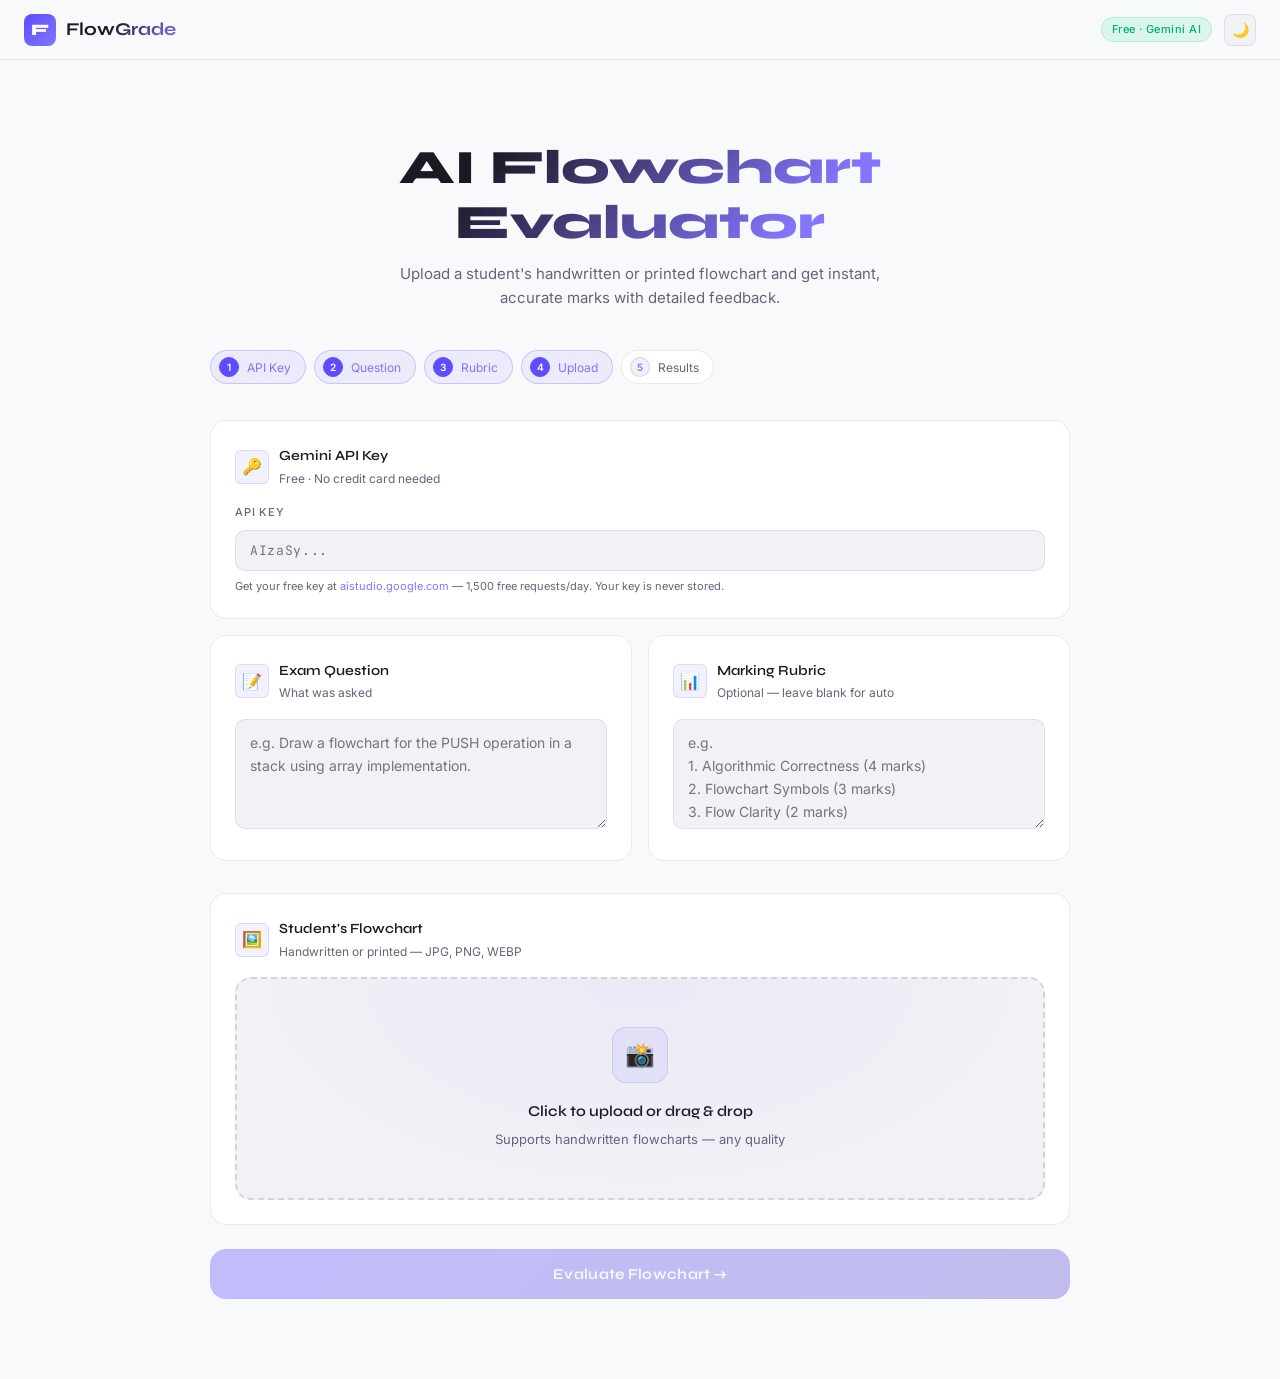
<file: index.html>
<!DOCTYPE html>
<html lang="en">

<head>
  <meta charset="UTF-8" />
  <meta name="viewport" content="width=device-width, initial-scale=1.0" />
  <title>FlowGrade — AI Flowchart Evaluator</title>
  <link
    href="https://fonts.googleapis.com/css2?family=Syne:wght@400;500;600;700;800&family=Inter:wght@300;400;500&family=JetBrains+Mono:wght@400;500&display=swap"
    rel="stylesheet" />
  <style>
    :root {
      --bg: #0A0A0F;
      --surface: #111118;
      --surface2: #18181F;
      --border: rgba(255, 255, 255, 0.07);
      --border2: rgba(255, 255, 255, 0.12);
      --text: #F0EEF8;
      --muted: #7A78A0;
      --accent: #7C6FFF;
      --accent2: #A599FF;
      --accent-glow: rgba(124, 111, 255, 0.15);
      --green: #00D97E;
      --green-bg: rgba(0, 217, 126, 0.08);
      --amber: #FFB830;
      --amber-bg: rgba(255, 184, 48, 0.08);
      --red: #FF5A5A;
      --red-bg: rgba(255, 90, 90, 0.08);
      --blue: #3DA9FF;
      --radius: 16px;
      --radius-sm: 10px;
      --radius-xs: 6px;
      --text-grad-start: #FFFFFF;
      --header-bg: rgba(10, 10, 15, 0.88);
    }

    body.light-mode {
      --bg: #F8F9FB;
      --surface: #FFFFFF;
      --surface2: #F0F2F6;
      --border: rgba(0, 0, 0, 0.08);
      --border2: rgba(0, 0, 0, 0.12);
      --text: #1A1A24;
      --muted: #64647C;
      --accent: #5C4DFF;
      --accent2: #8475FF;
      --accent-glow: rgba(92, 77, 255, 0.08);
      --green: #00B16A;
      --green-bg: rgba(0, 217, 126, 0.12);
      --amber: #D6910E;
      --amber-bg: rgba(255, 184, 48, 0.15);
      --red: #D94040;
      --red-bg: rgba(255, 90, 90, 0.12);
      --blue: #238DE2;
      --text-grad-start: #1A1A24;
      --header-bg: rgba(248, 249, 251, 0.88);
    }

    .theme-toggle {
      background: var(--surface2);
      border: 1px solid var(--border);
      color: var(--text);
      width: 32px;
      height: 32px;
      border-radius: 8px;
      display: flex;
      align-items: center;
      justify-content: center;
      cursor: pointer;
      font-size: 14px;
      transition: all 0.2s;
    }
    .theme-toggle:hover {
      border-color: var(--border2);
      background: var(--surface);
    }

    *,
    *::before,
    *::after {
      box-sizing: border-box;
      margin: 0;
      padding: 0;
    }

    html {
      scroll-behavior: smooth;
    }

    body {
      font-family: 'Inter', sans-serif;
      background: var(--bg);
      color: var(--text);
      min-height: 100vh;
      line-height: 1.6;
      -webkit-font-smoothing: antialiased;
    }

    header {
      position: sticky;
      top: 0;
      z-index: 100;
      background: var(--header-bg);
      backdrop-filter: blur(20px);
      -webkit-backdrop-filter: blur(20px);
      border-bottom: 1px solid var(--border);
      padding: 0 1.5rem;
      height: 60px;
      display: flex;
      align-items: center;
      gap: 12px;
    }

    .logo {
      display: flex;
      align-items: center;
      gap: 10px;
      text-decoration: none;
    }

    .logo-icon {
      width: 32px;
      height: 32px;
      background: linear-gradient(135deg, var(--accent), var(--accent2));
      border-radius: 8px;
      display: flex;
      align-items: center;
      justify-content: center;
      font-family: 'Syne', sans-serif;
      font-weight: 800;
      font-size: 16px;
      color: white;
      flex-shrink: 0;
    }

    .logo-text {
      font-family: 'Syne', sans-serif;
      font-weight: 700;
      font-size: 18px;
      background: linear-gradient(135deg, var(--text-grad-start) 40%, var(--accent2));
      -webkit-background-clip: text;
      -webkit-text-fill-color: transparent;
      background-clip: text;
    }

    .header-badge {
      margin-left: auto;
      font-size: 11px;
      font-weight: 500;
      color: var(--green);
      background: var(--green-bg);
      border: 1px solid rgba(0, 217, 126, 0.2);
      padding: 3px 10px;
      border-radius: 20px;
      letter-spacing: 0.04em;
    }

    .page {
      max-width: 900px;
      margin: 0 auto;
      padding: 2rem 1.25rem 5rem;
    }

    .hero {
      text-align: center;
      padding: 3rem 1rem 2.5rem;
      animation: fadeUp 0.6s ease both;
    }

    .hero h1 {
      font-family: 'Syne', sans-serif;
      font-size: clamp(2rem, 5vw, 3rem);
      font-weight: 800;
      line-height: 1.15;
      margin-bottom: 0.75rem;
      background: linear-gradient(135deg, var(--text-grad-start) 30%, var(--accent2) 70%);
      -webkit-background-clip: text;
      -webkit-text-fill-color: transparent;
      background-clip: text;
    }

    .hero p {
      font-size: 15px;
      color: var(--muted);
      max-width: 480px;
      margin: 0 auto;
    }

    .steps {
      display: flex;
      gap: 8px;
      margin-bottom: 2rem;
      overflow-x: auto;
      padding-bottom: 4px;
      scrollbar-width: none;
    }

    .steps::-webkit-scrollbar {
      display: none;
    }

    .step-pill {
      display: flex;
      align-items: center;
      gap: 8px;
      padding: 6px 14px 6px 8px;
      border-radius: 20px;
      border: 1px solid var(--border);
      background: var(--surface);
      white-space: nowrap;
      font-size: 12px;
      color: var(--muted);
      flex-shrink: 0;
    }

    .step-num {
      width: 20px;
      height: 20px;
      border-radius: 50%;
      background: var(--surface2);
      border: 1px solid var(--border2);
      display: flex;
      align-items: center;
      justify-content: center;
      font-size: 10px;
      font-weight: 600;
      color: var(--accent2);
    }

    .step-pill.active {
      border-color: rgba(124, 111, 255, 0.3);
      background: var(--accent-glow);
      color: var(--accent2);
    }

    .step-pill.active .step-num {
      background: var(--accent);
      border-color: var(--accent);
      color: white;
    }

    .card {
      background: var(--surface);
      border: 1px solid var(--border);
      border-radius: var(--radius);
      padding: 1.5rem;
      margin-bottom: 1rem;
      transition: border-color 0.2s;
      animation: fadeUp 0.5s ease both;
    }

    .card:hover {
      border-color: var(--border2);
    }

    .card-header {
      display: flex;
      align-items: center;
      gap: 10px;
      margin-bottom: 1rem;
    }

    .card-icon {
      width: 34px;
      height: 34px;
      border-radius: var(--radius-xs);
      background: var(--accent-glow);
      border: 1px solid rgba(124, 111, 255, 0.2);
      display: flex;
      align-items: center;
      justify-content: center;
      font-size: 16px;
      flex-shrink: 0;
    }

    .card-title {
      font-family: 'Syne', sans-serif;
      font-size: 14px;
      font-weight: 600;
      color: var(--text);
    }

    .card-sub {
      font-size: 12px;
      color: var(--muted);
      margin-top: 1px;
    }

    .two-col {
      display: grid;
      grid-template-columns: 1fr 1fr;
      gap: 1rem;
      margin-bottom: 1rem;
    }

    @media(max-width:640px) {
      .two-col {
        grid-template-columns: 1fr;
      }
    }

    label.field-label {
      display: block;
      font-size: 11px;
      font-weight: 500;
      letter-spacing: 0.07em;
      text-transform: uppercase;
      color: var(--muted);
      margin-bottom: 8px;
    }

    input[type=password],
    textarea {
      width: 100%;
      background: var(--surface2);
      border: 1px solid var(--border);
      border-radius: var(--radius-sm);
      padding: 11px 14px;
      font-size: 14px;
      font-family: 'Inter', sans-serif;
      color: var(--text);
      outline: none;
      transition: border-color 0.2s, box-shadow 0.2s;
      -webkit-appearance: none;
    }

    input[type=password] {
      font-family: 'JetBrains Mono', monospace;
      font-size: 13px;
      letter-spacing: 0.05em;
    }

    input:focus,
    textarea:focus {
      border-color: rgba(124, 111, 255, 0.5);
      box-shadow: 0 0 0 3px rgba(124, 111, 255, 0.1);
    }

    textarea {
      resize: vertical;
      min-height: 110px;
      line-height: 1.65;
    }

    .field-hint {
      font-size: 11px;
      color: var(--muted);
      margin-top: 7px;
      line-height: 1.5;
    }

    .field-hint a {
      color: var(--accent2);
      text-decoration: none;
    }

    .field-hint a:hover {
      text-decoration: underline;
    }

    .upload-zone {
      border: 2px dashed var(--border2);
      border-radius: var(--radius);
      padding: 3rem 1.5rem;
      text-align: center;
      cursor: pointer;
      transition: all 0.2s;
      background: var(--surface2);
      position: relative;
      overflow: hidden;
    }

    .upload-zone::before {
      content: '';
      position: absolute;
      inset: 0;
      background: radial-gradient(ellipse at 50% 0%, rgba(124, 111, 255, 0.06) 0%, transparent 70%);
      pointer-events: none;
    }

    .upload-zone:hover,
    .upload-zone.drag {
      border-color: rgba(124, 111, 255, 0.4);
      background: rgba(124, 111, 255, 0.05);
    }

    .upload-zone.has-img {
      padding: 0;
      border-style: solid;
      border-color: var(--border2);
    }

    .upload-zone img {
      width: 100%;
      max-height: 320px;
      object-fit: contain;
      display: block;
      border-radius: calc(var(--radius) - 2px);
    }

    .upload-icon-big {
      width: 56px;
      height: 56px;
      border-radius: 14px;
      background: var(--accent-glow);
      border: 1px solid rgba(124, 111, 255, 0.2);
      display: flex;
      align-items: center;
      justify-content: center;
      font-size: 24px;
      margin: 0 auto 16px;
    }

    .upload-title {
      font-family: 'Syne', sans-serif;
      font-size: 15px;
      font-weight: 600;
      margin-bottom: 6px;
    }

    .upload-sub {
      font-size: 13px;
      color: var(--muted);
    }

    input[type=file] {
      display: none;
    }

    .btn-remove {
      display: none;
      margin-top: 10px;
      background: transparent;
      border: 1px solid var(--border2);
      border-radius: var(--radius-xs);
      padding: 6px 14px;
      font-size: 12px;
      color: var(--muted);
      cursor: pointer;
      font-family: 'Inter', sans-serif;
      transition: all 0.15s;
    }

    .btn-remove:hover {
      color: var(--red);
      border-color: rgba(255, 90, 90, 0.3);
    }

    .btn-evaluate {
      width: 100%;
      background: linear-gradient(135deg, var(--accent), #5A4FD4);
      color: white;
      border: none;
      border-radius: var(--radius);
      padding: 16px;
      font-size: 15px;
      font-weight: 600;
      font-family: 'Syne', sans-serif;
      cursor: pointer;
      transition: all 0.2s;
      letter-spacing: 0.02em;
      position: relative;
      overflow: hidden;
      margin-top: 0.5rem;
    }

    .btn-evaluate::after {
      content: '';
      position: absolute;
      inset: 0;
      background: linear-gradient(135deg, rgba(255, 255, 255, 0.1), transparent);
      opacity: 0;
      transition: opacity 0.2s;
    }

    .btn-evaluate:hover:not(:disabled)::after {
      opacity: 1;
    }

    .btn-evaluate:hover:not(:disabled) {
      transform: translateY(-1px);
      box-shadow: 0 8px 24px rgba(124, 111, 255, 0.35);
    }

    .btn-evaluate:active:not(:disabled) {
      transform: translateY(0);
    }

    .btn-evaluate:disabled {
      opacity: 0.35;
      cursor: not-allowed;
      transform: none;
      box-shadow: none;
    }

    .loader {
      text-align: center;
      padding: 4rem 2rem;
      animation: fadeUp 0.3s ease;
    }

    .loader-ring {
      width: 48px;
      height: 48px;
      border: 3px solid var(--border2);
      border-top-color: var(--accent);
      border-radius: 50%;
      animation: spin 0.9s linear infinite;
      margin: 0 auto 16px;
    }

    .loader-text {
      font-size: 14px;
      color: var(--muted);
    }

    .loader-sub {
      font-size: 12px;
      color: rgba(122, 120, 160, 0.6);
      margin-top: 4px;
    }

    @keyframes spin {
      to {
        transform: rotate(360deg);
      }
    }

    .result-wrap {
      animation: fadeUp 0.5s ease;
      margin-top: 1.5rem;
    }

    .result-hero {
      background: linear-gradient(135deg, rgba(124, 111, 255, 0.12), rgba(90, 79, 212, 0.06));
      border: 1px solid rgba(124, 111, 255, 0.2);
      border-radius: var(--radius);
      padding: 2rem;
      margin-bottom: 1rem;
      display: flex;
      align-items: center;
      gap: 2rem;
      flex-wrap: wrap;
    }

    .score-circle {
      position: relative;
      width: 100px;
      height: 100px;
      flex-shrink: 0;
    }

    .score-circle svg {
      transform: rotate(-90deg);
    }

    .score-circle-text {
      position: absolute;
      inset: 0;
      display: flex;
      flex-direction: column;
      align-items: center;
      justify-content: center;
    }

    .score-big {
      font-family: 'Syne', sans-serif;
      font-size: 22px;
      font-weight: 800;
      color: var(--text);
      line-height: 1;
    }

    .score-denom {
      font-size: 11px;
      color: var(--muted);
      margin-top: 2px;
    }

    .result-hero-info {
      flex: 1;
      min-width: 160px;
    }

    .grade-label {
      font-family: 'Syne', sans-serif;
      font-size: 24px;
      font-weight: 700;
      margin-bottom: 6px;
    }

    .grade-A {
      color: var(--green);
    }

    .grade-B {
      color: var(--blue);
    }

    .grade-C {
      color: var(--amber);
    }

    .grade-D {
      color: var(--red);
    }

    .pct-label {
      font-size: 13px;
      color: var(--muted);
    }

    .categories {
      display: flex;
      flex-direction: column;
      gap: 10px;
      margin-bottom: 1rem;
    }

    .cat-card {
      background: var(--surface);
      border: 1px solid var(--border);
      border-radius: var(--radius-sm);
      padding: 1.1rem 1.25rem;
      transition: border-color 0.2s;
    }

    .cat-card:hover {
      border-color: var(--border2);
    }

    .cat-top {
      display: flex;
      align-items: flex-start;
      justify-content: space-between;
      gap: 12px;
      margin-bottom: 10px;
    }

    .cat-name {
      font-family: 'Syne', sans-serif;
      font-size: 14px;
      font-weight: 600;
    }

    .cat-score {
      font-family: 'JetBrains Mono', monospace;
      font-size: 13px;
      font-weight: 500;
      padding: 3px 10px;
      border-radius: 20px;
      white-space: nowrap;
      flex-shrink: 0;
    }

    .cat-score.full {
      background: var(--green-bg);
      color: var(--green);
      border: 1px solid rgba(0, 217, 126, 0.2);
    }

    .cat-score.good {
      background: rgba(61, 169, 255, 0.08);
      color: var(--blue);
      border: 1px solid rgba(61, 169, 255, 0.2);
    }

    .cat-score.avg {
      background: var(--amber-bg);
      color: var(--amber);
      border: 1px solid rgba(255, 184, 48, 0.2);
    }

    .cat-score.low {
      background: var(--red-bg);
      color: var(--red);
      border: 1px solid rgba(255, 90, 90, 0.2);
    }

    .cat-comment {
      font-size: 13px;
      color: var(--muted);
      line-height: 1.6;
      margin-bottom: 10px;
    }

    .bar-track {
      height: 5px;
      background: var(--surface2);
      border-radius: 3px;
      overflow: hidden;
    }

    .bar-fill {
      height: 5px;
      border-radius: 3px;
      transition: width 1s cubic-bezier(0.4, 0, 0.2, 1);
      width: 0;
    }

    .bar-fill.full {
      background: var(--green);
    }

    .bar-fill.good {
      background: var(--blue);
    }

    .bar-fill.avg {
      background: var(--amber);
    }

    .bar-fill.low {
      background: var(--red);
    }

    .feedback-grid {
      display: grid;
      grid-template-columns: 1fr 1fr;
      gap: 1rem;
    }

    @media(max-width:580px) {
      .feedback-grid {
        grid-template-columns: 1fr;
      }
    }

    .fb-card {
      background: var(--surface);
      border: 1px solid var(--border);
      border-radius: var(--radius-sm);
      padding: 1.25rem;
    }

    .fb-card-label {
      font-size: 10px;
      font-weight: 600;
      letter-spacing: 0.09em;
      text-transform: uppercase;
      margin-bottom: 8px;
      display: flex;
      align-items: center;
      gap: 6px;
    }

    .fb-dot {
      width: 6px;
      height: 6px;
      border-radius: 50%;
      flex-shrink: 0;
    }

    .fb-card-text {
      font-size: 13px;
      color: var(--muted);
      line-height: 1.7;
    }

    .fb-card.overall {
      border-color: rgba(124, 111, 255, 0.15);
    }

    .fb-card.overall .fb-card-label {
      color: var(--accent2);
    }

    .fb-card.overall .fb-dot {
      background: var(--accent);
    }

    .fb-card.improve {
      border-color: rgba(255, 184, 48, 0.15);
    }

    .fb-card.improve .fb-card-label {
      color: var(--amber);
    }

    .fb-card.improve .fb-dot {
      background: var(--amber);
    }

    .error-box {
      background: var(--red-bg);
      border: 1px solid rgba(255, 90, 90, 0.2);
      border-radius: var(--radius-sm);
      padding: 1rem 1.25rem;
      font-size: 13px;
      color: var(--red);
      margin-top: 1rem;
      line-height: 1.6;
    }

    @keyframes fadeUp {
      from {
        opacity: 0;
        transform: translateY(16px);
      }

      to {
        opacity: 1;
        transform: translateY(0);
      }
    }

    .card:nth-child(1) {
      animation-delay: 0.05s;
    }

    .card:nth-child(2) {
      animation-delay: 0.1s;
    }

    .card:nth-child(3) {
      animation-delay: 0.15s;
    }

    ::-webkit-scrollbar {
      width: 6px;
    }

    ::-webkit-scrollbar-track {
      background: var(--bg);
    }

    ::-webkit-scrollbar-thumb {
      background: var(--border2);
      border-radius: 3px;
    }

    @media(max-width:480px) {
      header {
        padding: 0 1rem;
      }

      .page {
        padding: 1.25rem 1rem 4rem;
      }

      .hero {
        padding: 2rem 0 1.5rem;
      }

      .card {
        padding: 1.1rem;
      }

      .result-hero {
        padding: 1.25rem;
        gap: 1.25rem;
      }

      .score-circle {
        width: 80px;
        height: 80px;
      }

      .score-big {
        font-size: 18px;
      }

      .grade-label {
        font-size: 20px;
      }
    }
  </style>
</head>

<body>

  <header>
    <a class="logo" href="#">
      <div class="logo-icon">F</div>
      <span class="logo-text">FlowGrade</span>
    </a>
    <div class="header-badge">Free · Gemini AI</div>
    <button class="theme-toggle" id="themeToggle" onclick="toggleTheme()" title="Toggle Theme">☀️</button>
  </header>

  <div class="page">

    <div class="hero">
      <h1>AI Flowchart Evaluator</h1>
      <p>Upload a student's handwritten or printed flowchart and get instant, accurate marks with detailed feedback.</p>
    </div>

    <div class="steps">
      <div class="step-pill active">
        <div class="step-num">1</div> API Key
      </div>
      <div class="step-pill active">
        <div class="step-num">2</div> Question
      </div>
      <div class="step-pill active">
        <div class="step-num">3</div> Rubric
      </div>
      <div class="step-pill active">
        <div class="step-num">4</div> Upload
      </div>
      <div class="step-pill">
        <div class="step-num">5</div> Results
      </div>
    </div>

    <div class="card">
      <div class="card-header">
        <div class="card-icon">🔑</div>
        <div>
          <div class="card-title">Gemini API Key</div>
          <div class="card-sub">Free · No credit card needed</div>
        </div>
      </div>
      <label class="field-label">API Key</label>
      <input type="password" id="apiKey" placeholder="AIzaSy..." oninput="checkReady()" autocomplete="off" />
      <div class="field-hint">
        Get your free key at <a href="https://aistudio.google.com" target="_blank">aistudio.google.com</a> — 1,500 free
        requests/day. Your key is never stored.
      </div>
    </div>

    <div class="two-col">
      <div class="card">
        <div class="card-header">
          <div class="card-icon">📝</div>
          <div>
            <div class="card-title">Exam Question</div>
            <div class="card-sub">What was asked</div>
          </div>
        </div>
        <textarea id="question"
          placeholder="e.g. Draw a flowchart for the PUSH operation in a stack using array implementation."
          oninput="checkReady()"></textarea>
      </div>

      <div class="card">
        <div class="card-header">
          <div class="card-icon">📊</div>
          <div>
            <div class="card-title">Marking Rubric</div>
            <div class="card-sub">Optional — leave blank for auto</div>
          </div>
        </div>
        <textarea id="rubric"
          placeholder="e.g.&#10;1. Algorithmic Correctness (4 marks)&#10;2. Flowchart Symbols (3 marks)&#10;3. Flow Clarity (2 marks)&#10;4. Presentation (1 mark)"></textarea>
      </div>
    </div>

    <div class="card">
      <div class="card-header">
        <div class="card-icon">🖼️</div>
        <div>
          <div class="card-title">Student's Flowchart</div>
          <div class="card-sub">Handwritten or printed — JPG, PNG, WEBP</div>
        </div>
      </div>
      <div class="upload-zone" id="dropZone" onclick="document.getElementById('fileInput').click()">
        <div id="uploadPlaceholder">
          <div class="upload-icon-big">📸</div>
          <div class="upload-title">Click to upload or drag & drop</div>
          <div class="upload-sub">Supports handwritten flowcharts — any quality</div>
        </div>
        <img id="preview" style="display:none;" alt="Flowchart preview" />
      </div>
      <input type="file" id="fileInput" accept="image/*" onchange="handleFile(event)" />
      <button class="btn-remove" id="removeBtn" onclick="clearImg()">✕ Remove image</button>
    </div>

    <button class="btn-evaluate" id="evalBtn" onclick="runEvaluation()" disabled>Evaluate Flowchart →</button>

    <div id="output"></div>

  </div>

  <script>
    function toggleTheme() {
      document.body.classList.toggle('light-mode');
      const isLight = document.body.classList.contains('light-mode');
      localStorage.setItem('theme', isLight ? 'light' : 'dark');
      document.getElementById('themeToggle').textContent = isLight ? '🌙' : '☀️';
    }

    if (localStorage.getItem('theme') === 'light' || (!localStorage.getItem('theme') && window.matchMedia('(prefers-color-scheme: light)').matches)) {
      document.body.classList.add('light-mode');
    }
    window.addEventListener('DOMContentLoaded', () => {
      if (document.body.classList.contains('light-mode')) {
        document.getElementById('themeToggle').textContent = '🌙';
      }
    });

    let imgBase64 = null, imgMime = 'image/jpeg';

    const dropZone = document.getElementById('dropZone');
    dropZone.addEventListener('dragover', e => { e.preventDefault(); dropZone.classList.add('drag'); });
    dropZone.addEventListener('dragleave', () => dropZone.classList.remove('drag'));
    dropZone.addEventListener('drop', e => {
      e.preventDefault(); dropZone.classList.remove('drag');
      if (e.dataTransfer.files[0]) processFile(e.dataTransfer.files[0]);
    });

    function handleFile(e) { if (e.target.files[0]) processFile(e.target.files[0]); }

    function processFile(file) {
      imgMime = file.type || 'image/jpeg';
      const reader = new FileReader();
      reader.onload = e => {
        imgBase64 = e.target.result.split(',')[1];
        document.getElementById('preview').src = e.target.result;
        document.getElementById('preview').style.display = 'block';
        document.getElementById('uploadPlaceholder').style.display = 'none';
        dropZone.classList.add('has-img');
        document.getElementById('removeBtn').style.display = 'inline-block';
        checkReady();
      };
      reader.readAsDataURL(file);
    }

    function clearImg() {
      imgBase64 = null;
      document.getElementById('preview').style.display = 'none';
      document.getElementById('uploadPlaceholder').style.display = 'block';
      dropZone.classList.remove('has-img');
      document.getElementById('removeBtn').style.display = 'none';
      document.getElementById('fileInput').value = '';
      checkReady();
    }

    function checkReady() {
      const ok = document.getElementById('apiKey').value.trim().length > 10
        && document.getElementById('question').value.trim().length > 5
        && imgBase64 !== null;
      document.getElementById('evalBtn').disabled = !ok;
    }

    async function runEvaluation() {
      const btn = document.getElementById('evalBtn');
      const out = document.getElementById('output');
      btn.disabled = true;
      btn.textContent = 'Analyzing…';
      out.innerHTML = `
    <div class="loader">
      <div class="loader-ring"></div>
      <div class="loader-text">AI is reading the flowchart…</div>
      <div class="loader-sub">Analyzing shapes, arrows and logic</div>
    </div>`;

      try {
        const res = await fetch('/evaluate', {
          method: 'POST',
          headers: { 'Content-Type': 'application/json' },
          body: JSON.stringify({
            api_key: document.getElementById('apiKey').value.trim(),
            question: document.getElementById('question').value.trim(),
            rubric: document.getElementById('rubric').value.trim(),
            image_base64: imgBase64,
            image_mime: imgMime
          })
        });

        const data = await res.json();
        if (!res.ok) throw new Error(data.error || 'Unknown error');
        renderResult(data);
        setTimeout(() => document.getElementById('output').scrollIntoView({ behavior: 'smooth', block: 'start' }), 100);
      } catch (err) {
        out.innerHTML = `<div class="error-box"><strong>Error:</strong> ${err.message}</div>`;
      } finally {
        btn.disabled = false;
        btn.textContent = 'Evaluate Flowchart →';
        checkReady();
      }
    }

    function colorClass(scored, max) {
      const p = max > 0 ? scored / max : 0;
      return p >= 0.9 ? 'full' : p >= 0.7 ? 'good' : p >= 0.5 ? 'avg' : 'low';
    }

    function renderResult(r) {
      const pct = r.total_max > 0 ? r.total_scored / r.total_max : 0;
      const pctRound = Math.round(pct * 100);
      const gradeClass = pct >= 0.9 ? 'grade-A' : pct >= 0.75 ? 'grade-B' : pct >= 0.6 ? 'grade-C' : 'grade-D';
      const gradeLabel = pct >= 0.9 ? 'Excellent' : pct >= 0.75 ? 'Good' : pct >= 0.6 ? 'Satisfactory' : 'Needs Work';
      const accentColor = pct >= 0.9 ? '#00D97E' : pct >= 0.75 ? '#3DA9FF' : pct >= 0.6 ? '#FFB830' : '#FF5A5A';

      const R = 38, C = 50, circum = 2 * Math.PI * R;
      const dash = circum * pct;

      const cats = r.categories.map(c => {
        const cc = colorClass(c.scored, c.max);
        const cp = c.max > 0 ? Math.round((c.scored / c.max) * 100) : 0;
        return `<div class="cat-card">
      <div class="cat-top">
        <div class="cat-name">${c.name}</div>
        <div class="cat-score ${cc}">${c.scored} / ${c.max}</div>
      </div>
      <div class="cat-comment">${c.comment}</div>
      <div class="bar-track"><div class="bar-fill ${cc}" data-width="${cp}"></div></div>
    </div>`;
      }).join('');

      document.getElementById('output').innerHTML = `
    <div class="result-wrap">
      <div class="result-hero">
        <div class="score-circle">
          <svg width="100" height="100" viewBox="0 0 100 100">
            <circle cx="${C}" cy="${C}" r="${R}" fill="none" stroke="var(--border2)" stroke-width="7"/>
            <circle cx="${C}" cy="${C}" r="${R}" fill="none" stroke="${accentColor}" stroke-width="7"
              stroke-linecap="round" stroke-dasharray="${dash} ${circum}"
              style="transition:stroke-dasharray 1s cubic-bezier(0.4,0,0.2,1)"/>
          </svg>
          <div class="score-circle-text">
            <div class="score-big">${r.total_scored}</div>
            <div class="score-denom">/ ${r.total_max}</div>
          </div>
        </div>
        <div class="result-hero-info">
          <div class="grade-label ${gradeClass}">${gradeLabel}</div>
          <div class="pct-label">${pctRound}% score achieved</div>
        </div>
      </div>

      <div class="categories">${cats}</div>

      <div class="feedback-grid">
        <div class="fb-card overall">
          <div class="fb-card-label"><div class="fb-dot"></div> Overall Assessment</div>
          <div class="fb-card-text">${r.overall_feedback}</div>
        </div>
        <div class="fb-card improve">
          <div class="fb-card-label"><div class="fb-dot"></div> How to Improve</div>
          <div class="fb-card-text">${r.improvements}</div>
        </div>
      </div>
    </div>`;

      setTimeout(() => {
        document.querySelectorAll('.bar-fill[data-width]').forEach(b => {
          b.style.width = b.dataset.width + '%';
        });
      }, 150);
    }
  </script>
</body>

</html>
</file>
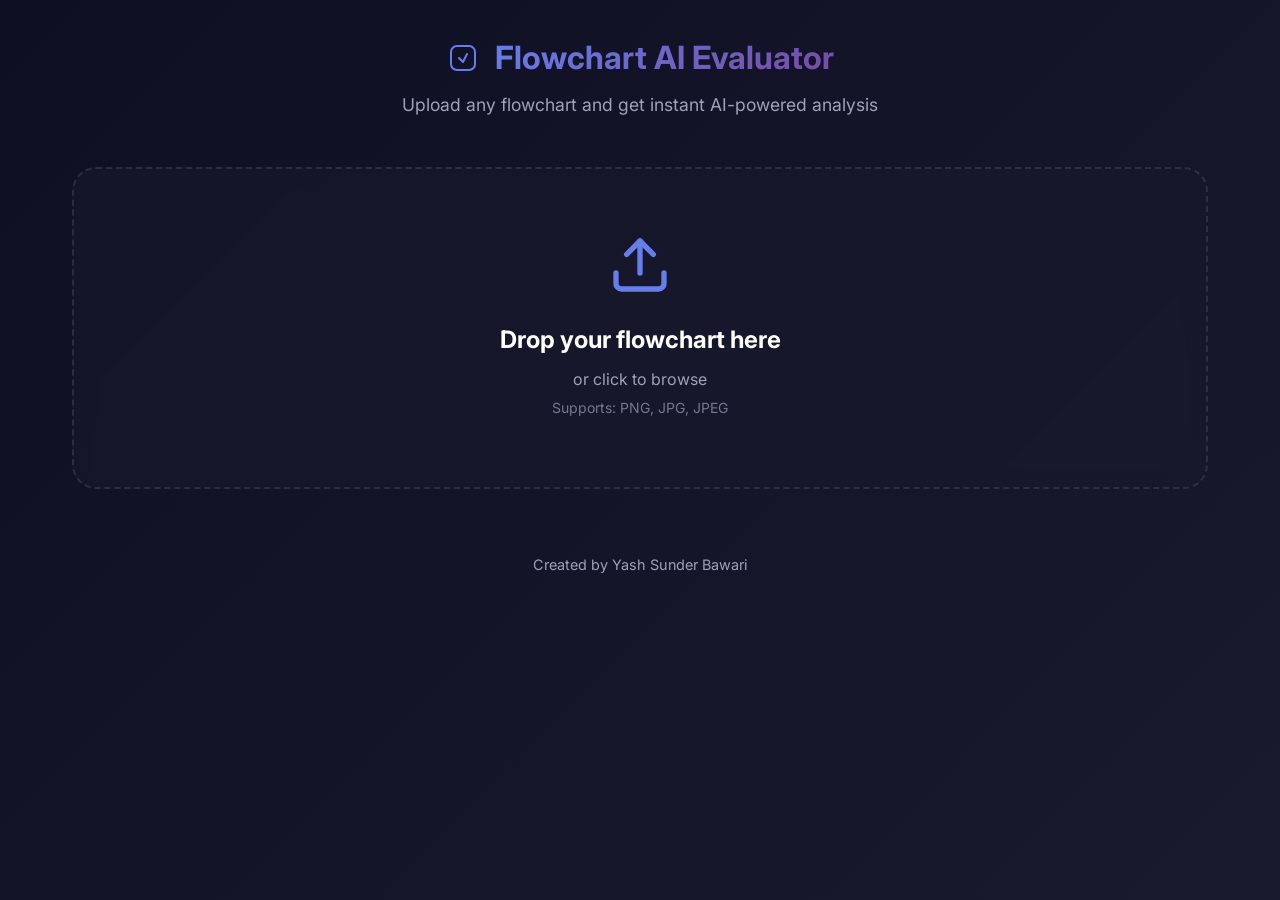
<file: static/index.html>
<!DOCTYPE html>
<html lang="en">

<head>
    <meta charset="UTF-8">
    <meta name="viewport" content="width=device-width, initial-scale=1.0">
    <title>Flowchart AI Evaluator</title>
    <link rel="stylesheet" href="/static/style.css">
    <link href="https://fonts.googleapis.com/css2?family=Inter:wght@300;400;500;600;700&display=swap" rel="stylesheet">
</head>

<body>
    <div class="container">
        <!-- Header -->
        <header class="header">
            <div class="logo">
                <svg width="32" height="32" viewBox="0 0 32 32" fill="none">
                    <rect x="4" y="4" width="24" height="24" rx="6" stroke="url(#gradient)" stroke-width="2" />
                    <path d="M12 16L16 20L20 12" stroke="url(#gradient)" stroke-width="2" stroke-linecap="round"
                        stroke-linejoin="round" />
                    <defs>
                        <linearGradient id="gradient" x1="4" y1="4" x2="28" y2="28">
                            <stop offset="0%" stop-color="#667eea" />
                            <stop offset="100%" stop-color="#764ba2" />
                        </linearGradient>
                    </defs>
                </svg>
                <h1>Flowchart AI Evaluator</h1>
            </div>
            <p class="subtitle">Upload any flowchart and get instant AI-powered analysis</p>
        </header>

        <!-- Main Content -->
        <main class="main-content">
            <!-- Upload Section -->
            <div class="upload-section" id="uploadSection">
                <input type="file" id="fileInput" accept="image/png,image/jpeg,image/jpg">
                <div class="upload-area" id="uploadArea">
                    <svg class="upload-icon" width="64" height="64" viewBox="0 0 24 24" fill="none">
                        <path
                            d="M21 15V19C21 19.5304 20.7893 20.0391 20.4142 20.4142C20.0391 20.7893 19.5304 21 19 21H5C4.46957 21 3.96086 20.7893 3.58579 20.4142C3.21071 20.0391 3 19.5304 3 19V15"
                            stroke="currentColor" stroke-width="2" stroke-linecap="round" stroke-linejoin="round" />
                        <path d="M17 8L12 3L7 8" stroke="currentColor" stroke-width="2" stroke-linecap="round"
                            stroke-linejoin="round" />
                        <path d="M12 3V15" stroke="currentColor" stroke-width="2" stroke-linecap="round"
                            stroke-linejoin="round" />
                    </svg>
                    <h2>Drop your flowchart here</h2>
                    <p>or click to browse</p>
                    <p class="file-types">Supports: PNG, JPG, JPEG</p>
                </div>

                <!-- Image Preview -->
                <div class="preview-container" id="previewContainer" style="display: none;">
                    <div class="preview-header">
                        <h3>Uploaded Flowchart</h3>
                        <button class="btn-remove" id="removeBtn">
                            <svg width="20" height="20" viewBox="0 0 24 24" fill="none">
                                <path d="M18 6L6 18M6 6L18 18" stroke="currentColor" stroke-width="2"
                                    stroke-linecap="round" />
                            </svg>
                        </button>
                    </div>
                    <img id="imagePreview" alt="Flowchart preview">
                    <button class="btn-analyze" id="analyzeBtn">
                        <svg width="20" height="20" viewBox="0 0 24 24" fill="none">
                            <circle cx="12" cy="12" r="10" stroke="currentColor" stroke-width="2" />
                            <path d="M12 6V12L16 14" stroke="currentColor" stroke-width="2" stroke-linecap="round" />
                        </svg>
                        Analyze Flowchart
                    </button>
                </div>
            </div>

            <!-- Results Section -->
            <div class="results-section" id="resultsSection" style="display: none;">
                <div class="results-header">
                    <h2>Analysis Results</h2>
                    <button class="btn-new" id="newAnalysisBtn">New Analysis</button>
                </div>

                <!-- Score Card -->
                <div class="score-card">
                    <div class="score-circle">
                        <svg class="score-ring" width="160" height="160">
                            <circle class="score-ring-bg" cx="80" cy="80" r="70" />
                            <circle class="score-ring-fill" id="scoreRing" cx="80" cy="80" r="70" />
                        </svg>
                        <div class="score-text">
                            <span class="score-value" id="scoreValue">0</span>
                            <span class="score-max">/100</span>
                        </div>
                    </div>
                    <div class="score-details">
                        <div class="stat">
                            <span class="stat-label">Shapes Detected</span>
                            <span class="stat-value" id="shapesCount">0</span>
                        </div>
                        <div class="stat">
                            <span class="stat-label">Arrows Detected</span>
                            <span class="stat-value" id="arrowsCount">0</span>
                        </div>
                        <div class="stat">
                            <span class="stat-label">Graph Valid</span>
                            <span class="stat-value" id="graphValid">-</span>
                        </div>
                    </div>
                </div>

                <!-- Generated Algorithm -->
                <div class="result-card">
                    <h3>
                        <svg width="20" height="20" viewBox="0 0 24 24" fill="none">
                            <path
                                d="M14 2H6C5.46957 2 4.96086 2.21071 4.58579 2.58579C4.21071 2.96086 4 3.46957 4 4V20C4 20.5304 4.21071 21.0391 4.58579 21.4142C4.96086 21.7893 5.46957 22 6 22H18C18.5304 22 19.0391 21.7893 19.4142 21.4142C19.7893 21.0391 20 20.5304 20 20V8L14 2Z"
                                stroke="currentColor" stroke-width="2" stroke-linecap="round" stroke-linejoin="round" />
                            <path d="M14 2V8H20" stroke="currentColor" stroke-width="2" stroke-linecap="round"
                                stroke-linejoin="round" />
                        </svg>
                        Generated Algorithm
                    </h3>
                    <div class="algorithm-output" id="algorithmOutput"></div>
                </div>

                <!-- Feedback -->
                <div class="result-card">
                    <h3>
                        <svg width="20" height="20" viewBox="0 0 24 24" fill="none">
                            <path
                                d="M21 15C21 15.5304 20.7893 16.0391 20.4142 16.4142C20.0391 16.7893 19.5304 17 19 17H7L3 21V5C3 4.46957 3.21071 3.96086 3.58579 3.58579C3.96086 3.21071 4.46957 3 5 3H19C19.5304 3 20.0391 3.21071 20.4142 3.58579C20.7893 3.96086 21 4.46957 21 5V15Z"
                                stroke="currentColor" stroke-width="2" stroke-linecap="round" stroke-linejoin="round" />
                        </svg>
                        AI Feedback
                    </h3>
                    <div class="feedback-list" id="feedbackList"></div>
                </div>
            </div>

            <!-- Loading Overlay -->
            <div class="loading-overlay" id="loadingOverlay" style="display: none;">
                <div class="loading-spinner"></div>
                <p>Generating AI Analysis...</p>
            </div>
        </main>
    </div>

    <footer class="footer">
        <p>Created by Yash Sunder Bawari</p>
    </footer>

    <script src="/static/script.js"></script>
</body>

</html>
</file>
<file: static/style.css>
* {
    margin: 0;
    padding: 0;
    box-sizing: border-box;
}

:root {
    --bg-primary: #0f0f23;
    --bg-secondary: #1a1a2e;
    --bg-card: rgba(26, 26, 46, 0.6);
    --text-primary: #ffffff;
    --text-secondary: #a0a0b8;
    --accent-primary: #667eea;
    --accent-secondary: #764ba2;
    --success: #10b981;
    --warning: #f59e0b;
    --error: #ef4444;
    --border: rgba(255, 255, 255, 0.1);
}

body {
    font-family: 'Inter', -apple-system, BlinkMacSystemFont, 'Segoe UI', sans-serif;
    background: linear-gradient(135deg, #0f0f23 0%, #1a1a2e 100%);
    color: var(--text-primary);
    min-height: 100vh;
    line-height: 1.6;
}

.container {
    max-width: 1200px;
    margin: 0 auto;
    padding: 2rem;
}

/* Header */
.header {
    text-align: center;
    margin-bottom: 3rem;
    animation: fadeInDown 0.6s ease-out;
}

.logo {
    display: flex;
    align-items: center;
    justify-content: center;
    gap: 1rem;
    margin-bottom: 0.5rem;
}

.logo h1 {
    font-size: 2rem;
    font-weight: 700;
    background: linear-gradient(135deg, var(--accent-primary), var(--accent-secondary));
    -webkit-background-clip: text;
    -webkit-text-fill-color: transparent;
    background-clip: text;
}

.subtitle {
    color: var(--text-secondary);
    font-size: 1.1rem;
}

/* Upload Section */
.upload-section {
    animation: fadeInUp 0.6s ease-out;
}

.upload-area {
    background: var(--bg-card);
    backdrop-filter: blur(10px);
    border: 2px dashed var(--border);
    border-radius: 1.5rem;
    padding: 4rem 2rem;
    text-align: center;
    cursor: pointer;
    transition: all 0.3s ease;
    position: relative;
    overflow: hidden;
}

.upload-area::before {
    content: '';
    position: absolute;
    top: 0;
    left: 0;
    right: 0;
    bottom: 0;
    background: linear-gradient(135deg, var(--accent-primary), var(--accent-secondary));
    opacity: 0;
    transition: opacity 0.3s ease;
}

.upload-area:hover {
    border-color: var(--accent-primary);
    transform: translateY(-2px);
}

.upload-area:hover::before {
    opacity: 0.05;
}

.upload-area.dragover {
    border-color: var(--accent-primary);
    background: rgba(102, 126, 234, 0.1);
}

.upload-icon {
    color: var(--accent-primary);
    margin-bottom: 1rem;
    animation: float 3s ease-in-out infinite;
}

.upload-area h2 {
    font-size: 1.5rem;
    margin-bottom: 0.5rem;
}

.upload-area p {
    color: var(--text-secondary);
    margin-bottom: 0.25rem;
}

.file-types {
    font-size: 0.875rem;
    opacity: 0.7;
}

#fileInput {
    display: none;
}

/* Preview Container */
.preview-container {
    margin-top: 2rem;
    background: var(--bg-card);
    backdrop-filter: blur(10px);
    border: 1px solid var(--border);
    border-radius: 1.5rem;
    padding: 1.5rem;
    animation: fadeInUp 0.4s ease-out;
}

.preview-header {
    display: flex;
    justify-content: space-between;
    align-items: center;
    margin-bottom: 1rem;
}

.preview-header h3 {
    font-size: 1.25rem;
    font-weight: 600;
}

.btn-remove {
    background: rgba(239, 68, 68, 0.1);
    border: 1px solid rgba(239, 68, 68, 0.3);
    color: var(--error);
    padding: 0.5rem;
    border-radius: 0.5rem;
    cursor: pointer;
    transition: all 0.3s ease;
}

.btn-remove:hover {
    background: rgba(239, 68, 68, 0.2);
    transform: scale(1.05);
}

#imagePreview {
    width: 100%;
    max-height: 400px;
    object-fit: contain;
    border-radius: 1rem;
    border: 1px solid var(--border);
    margin-bottom: 1rem;
}

.preview-container .btn-analyze {
    display: flex;
    align-items: center;
    justify-content: center;
    gap: 0.5rem;
    width: 100%;
    padding: 1rem 2rem;
    background: linear-gradient(135deg, var(--accent-primary), var(--accent-secondary));
    border: none;
    border-radius: 1rem;
    color: white;
    font-size: 1rem;
    font-weight: 600;
    cursor: pointer;
    transition: all 0.3s ease;
}

.preview-container .btn-analyze:hover {
    transform: translateY(-2px);
    box-shadow: 0 10px 30px rgba(102, 126, 234, 0.3);
}

.preview-container .btn-analyze:active {
    transform: translateY(0);
}

/* Results Section */
.results-section {
    animation: fadeInUp 0.6s ease-out;
}

.results-header {
    display: flex;
    justify-content: space-between;
    align-items: center;
    margin-bottom: 2rem;
}

.results-header h2 {
    font-size: 1.75rem;
    font-weight: 700;
}

.btn-new {
    padding: 0.75rem 1.5rem;
    background: var(--bg-card);
    backdrop-filter: blur(10px);
    border: 1px solid var(--border);
    border-radius: 0.75rem;
    color: var(--text-primary);
    font-weight: 600;
    cursor: pointer;
    transition: all 0.3s ease;
}

.btn-new:hover {
    border-color: var(--accent-primary);
    transform: translateY(-2px);
}

/* Score Card */
.score-card {
    display: grid;
    grid-template-columns: auto 1fr;
    gap: 2rem;
    background: var(--bg-card);
    backdrop-filter: blur(10px);
    border: 1px solid var(--border);
    border-radius: 1.5rem;
    padding: 2rem;
    margin-bottom: 2rem;
    animation: fadeInUp 0.4s ease-out;
}

.score-circle {
    position: relative;
    width: 160px;
    height: 160px;
}

.score-ring {
    transform: rotate(-90deg);
}

.score-ring-bg {
    fill: none;
    stroke: rgba(255, 255, 255, 0.1);
    stroke-width: 8;
}

.score-ring-fill {
    fill: none;
    stroke: url(#scoreGradient);
    stroke-width: 8;
    stroke-linecap: round;
    stroke-dasharray: 440;
    stroke-dashoffset: 440;
    transition: stroke-dashoffset 1s ease-out;
}

.score-text {
    position: absolute;
    top: 50%;
    left: 50%;
    transform: translate(-50%, -50%);
    text-align: center;
}

.score-value {
    display: block;
    font-size: 2.5rem;
    font-weight: 700;
    background: linear-gradient(135deg, var(--accent-primary), var(--accent-secondary));
    -webkit-background-clip: text;
    -webkit-text-fill-color: transparent;
    background-clip: text;
}

.score-max {
    font-size: 1.25rem;
    color: var(--text-secondary);
}

.score-details {
    display: flex;
    flex-direction: column;
    justify-content: center;
    gap: 1.5rem;
}

.stat {
    display: flex;
    justify-content: space-between;
    align-items: center;
    padding-bottom: 1rem;
    border-bottom: 1px solid var(--border);
}

.stat:last-child {
    border-bottom: none;
    padding-bottom: 0;
}

.stat-label {
    color: var(--text-secondary);
    font-size: 0.95rem;
}

.stat-value {
    font-size: 1.5rem;
    font-weight: 700;
    color: var(--accent-primary);
}

/* Result Card */
.result-card {
    background: var(--bg-card);
    backdrop-filter: blur(10px);
    border: 1px solid var(--border);
    border-radius: 1.5rem;
    padding: 2rem;
    margin-bottom: 1.5rem;
    animation: fadeInUp 0.5s ease-out;
}

.result-card h3 {
    display: flex;
    align-items: center;
    gap: 0.5rem;
    font-size: 1.25rem;
    margin-bottom: 1.5rem;
    color: var(--text-primary);
}

.result-card h3 svg {
    color: var(--accent-primary);
}

.algorithm-output {
    background: rgba(0, 0, 0, 0.3);
    border: 1px solid var(--border);
    border-radius: 1rem;
    padding: 1.5rem;
    font-family: 'Monaco', 'Courier New', monospace;
    font-size: 0.95rem;
    line-height: 1.8;
    white-space: pre-wrap;
    color: var(--text-primary);
}

.feedback-list {
    display: flex;
    flex-direction: column;
    gap: 1rem;
}

.feedback-item {
    display: flex;
    align-items: flex-start;
    gap: 1rem;
    padding: 1rem;
    background: rgba(0, 0, 0, 0.2);
    border-left: 3px solid;
    border-radius: 0.75rem;
    transition: all 0.3s ease;
}

.feedback-item:hover {
    transform: translateX(5px);
}

.feedback-item.correct {
    border-color: var(--success);
    background: rgba(16, 185, 129, 0.05);
}

.feedback-item.partial {
    border-color: var(--warning);
    background: rgba(245, 158, 11, 0.05);
}

.feedback-item.missing {
    border-color: var(--error);
    background: rgba(239, 68, 68, 0.05);
}

.feedback-icon {
    flex-shrink: 0;
    width: 24px;
    height: 24px;
    border-radius: 50%;
    display: flex;
    align-items: center;
    justify-content: center;
    font-weight: 700;
}

.feedback-item.correct .feedback-icon {
    background: var(--success);
    color: white;
}

.feedback-item.partial .feedback-icon {
    background: var(--warning);
    color: white;
}

.feedback-item.missing .feedback-icon {
    background: var(--error);
    color: white;
}

.feedback-text {
    flex: 1;
    color: var(--text-primary);
}

/* Loading Overlay */
.loading-overlay {
    position: fixed;
    top: 0;
    left: 0;
    right: 0;
    bottom: 0;
    background: rgba(15, 15, 35, 0.95);
    backdrop-filter: blur(10px);
    display: flex;
    flex-direction: column;
    align-items: center;
    justify-content: center;
    z-index: 1000;
}

.loading-spinner {
    width: 60px;
    height: 60px;
    border: 4px solid rgba(255, 255, 255, 0.1);
    border-top-color: var(--accent-primary);
    border-radius: 50%;
    animation: spin 0.8s linear infinite;
}

.loading-overlay p {
    margin-top: 1.5rem;
    font-size: 1.1rem;
    color: var(--text-secondary);
    font-weight: 500;
    letter-spacing: 0.5px;
}

/* Animations */
@keyframes fadeInDown {
    from {
        opacity: 0;
        transform: translateY(-20px);
    }

    to {
        opacity: 1;
        transform: translateY(0);
    }
}

@keyframes fadeInUp {
    from {
        opacity: 0;
        transform: translateY(20px);
    }

    to {
        opacity: 1;
        transform: translateY(0);
    }
}

@keyframes float {

    0%,
    100% {
        transform: translateY(0);
    }

    50% {
        transform: translateY(-10px);
    }
}

@keyframes spin {
    to {
        transform: rotate(360deg);
    }
}

/* Responsive */
@media (max-width: 1024px) {
    .container {
        padding: 1.5rem;
    }

    .score-card {
        gap: 1.5rem;
    }
}

@media (max-width: 768px) {
    .container {
        padding: 1rem;
    }

    .header {
        margin-bottom: 2rem;
    }

    .logo h1 {
        font-size: 1.75rem;
    }

    .upload-area {
        padding: 3rem 1rem;
    }

    .score-card {
        grid-template-columns: 1fr;
        text-align: center;
        padding: 1.5rem;
    }

    .score-circle {
        margin: 0 auto;
    }

    .score-details {
        gap: 1rem;
    }

    .stat {
        flex-direction: column;
        gap: 0.25rem;
        padding-bottom: 0.75rem;
    }

    .stat-label {
        font-size: 0.85rem;
    }

    .stat-value {
        font-size: 1.25rem;
    }

    .result-card {
        padding: 1.5rem;
    }

    .algorithm-output {
        font-size: 0.85rem;
        padding: 1rem;
    }
}

@media (max-width: 480px) {
    .logo h1 {
        font-size: 1.5rem;
    }

    .subtitle {
        font-size: 0.95rem;
    }

    .btn-analyze,
    .btn-new {
        width: 100%;
    }

    .preview-container {
        padding: 1rem;
    }
}

/* SVG Gradient for Score Ring */
svg defs {
    position: absolute;
}

/* Footer */
.footer {
    text-align: center;
    padding: 2rem 0;
    color: var(--text-secondary);
    font-size: 0.9rem;
    margin-top: auto;
}
</file>
